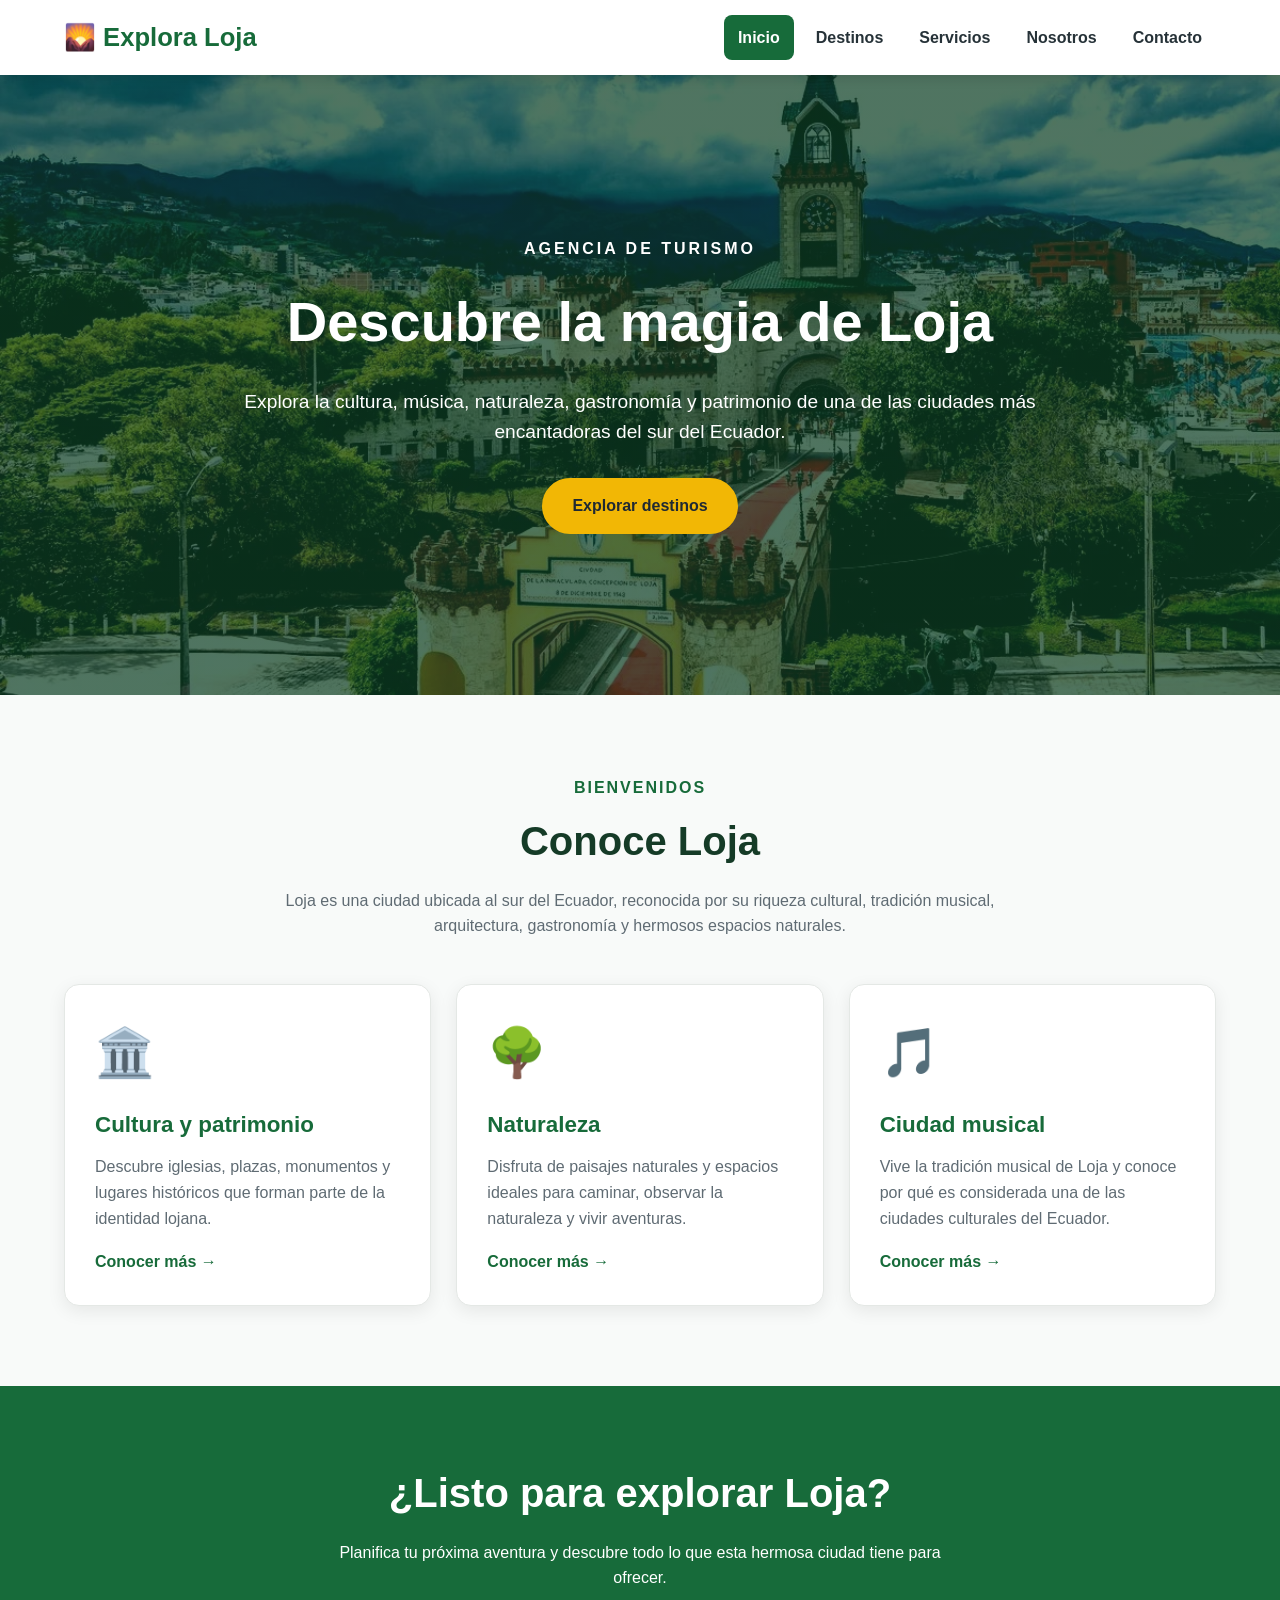
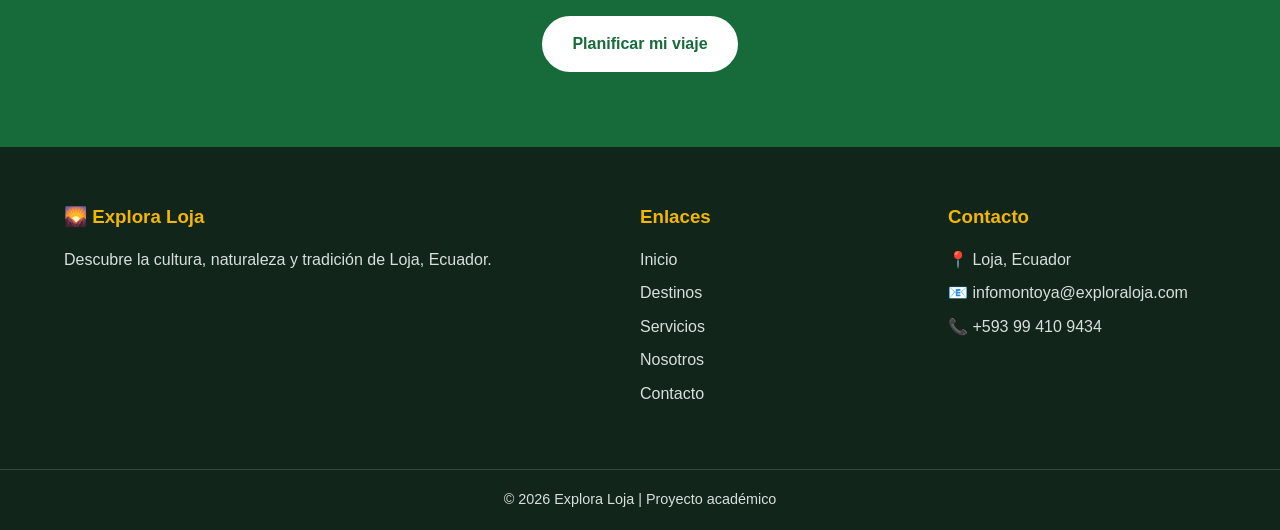
<file: index.html>
<!DOCTYPE html>
<html lang="es">
<head>
    <meta charset="UTF-8">
    <meta name="viewport" content="width=device-width, initial-scale=1.0">

    <meta name="description" content="Explora Loja - Agencia turística especializada en descubrir la cultura, naturaleza, gastronomía y patrimonio de Loja, Ecuador.">

    <title>Explora Loja | Agencia de Turismo</title>

    <link rel="stylesheet" href="css/styles.css">
</head>

<body>

    <!-- ENCABEZADO Y MENÚ -->
    <header class="header">
        <div class="contenedor nav-container">

            <a href="index.html" class="logo">
                🌄 Explora Loja
            </a>

            <nav class="menu">
                <a href="index.html" class="activo">Inicio</a>
                <a href="destinos.html">Destinos</a>
                <a href="servicios.html">Servicios</a>
                <a href="nosotros.html">Nosotros</a>
                <a href="contacto.html">Contacto</a>
            </nav>

        </div>
    </header>


    <!-- SECCIÓN PRINCIPAL / HERO -->
    <main>

        <section class="hero">
            <div class="hero-contenido">

                <p class="hero-subtitulo">AGENCIA DE TURISMO</p>

                <h1>Descubre la magia de Loja</h1>

                <p>
                    Explora la cultura, música, naturaleza, gastronomía
                    y patrimonio de una de las ciudades más encantadoras
                    del sur del Ecuador.
                </p>

                <a href="destinos.html" class="boton">
                    Explorar destinos
                </a>

            </div>
        </section>


        <!-- INTRODUCCIÓN -->
        <section class="seccion">
            <div class="contenedor">

                <div class="titulo-seccion">
                    <p class="etiqueta">BIENVENIDOS</p>

                    <h2>Conoce Loja</h2>

                    <p>
                        Loja es una ciudad ubicada al sur del Ecuador,
                        reconocida por su riqueza cultural, tradición musical,
                        arquitectura, gastronomía y hermosos espacios naturales.
                    </p>
                </div>


                <!-- ATRACTIVOS DESTACADOS -->
                <div class="tarjetas">

                    <article class="tarjeta">

                        <div class="tarjeta-icono">
                            🏛️
                        </div>

                        <h3>Cultura y patrimonio</h3>

                        <p>
                            Descubre iglesias, plazas, monumentos y lugares
                            históricos que forman parte de la identidad lojana.
                        </p>

                        <a href="destinos.html">Conocer más →</a>

                    </article>


                    <article class="tarjeta">

                        <div class="tarjeta-icono">
                            🌳
                        </div>

                        <h3>Naturaleza</h3>

                        <p>
                            Disfruta de paisajes naturales y espacios ideales
                            para caminar, observar la naturaleza y vivir aventuras.
                        </p>

                        <a href="destinos.html">Conocer más →</a>

                    </article>


                    <article class="tarjeta">

                        <div class="tarjeta-icono">
                            🎵
                        </div>

                        <h3>Ciudad musical</h3>

                        <p>
                            Vive la tradición musical de Loja y conoce por qué
                            es considerada una de las ciudades culturales del Ecuador.
                        </p>

                        <a href="destinos.html">Conocer más →</a>

                    </article>

                </div>

            </div>
        </section>


        <!-- LLAMADO A LA ACCIÓN -->
        <section class="llamada-accion">

            <div class="contenedor">

                <h2>¿Listo para explorar Loja?</h2>

                <p>
                    Planifica tu próxima aventura y descubre todo lo que
                    esta hermosa ciudad tiene para ofrecer.
                </p>

                <a href="contacto.html" class="boton boton-claro">
                    Planificar mi viaje
                </a>

            </div>

        </section>

    </main>


    <!-- PIE DE PÁGINA -->
    <footer class="footer">

        <div class="contenedor footer-contenido">

            <div>
                <h3>🌄 Explora Loja</h3>

                <p>
                    Descubre la cultura, naturaleza y tradición
                    de Loja, Ecuador.
                </p>
            </div>


            <div>
                <h3>Enlaces</h3>

                <a href="index.html">Inicio</a>
                <a href="destinos.html">Destinos</a>
                <a href="servicios.html">Servicios</a>
                <a href="nosotros.html">Nosotros</a>
                <a href="contacto.html">Contacto</a>
            </div>


            <div>
                <h3>Contacto</h3>

                <p>📍 Loja, Ecuador</p>
                <p>📧 infomontoya@exploraloja.com</p>
                <p>📞 +593 99 410 9434</p>
            </div>

        </div>


        <div class="footer-final">

            <p>
                © 2026 Explora Loja | Proyecto académico
            </p>

        </div>

    </footer>

</body>
</html>
</file>
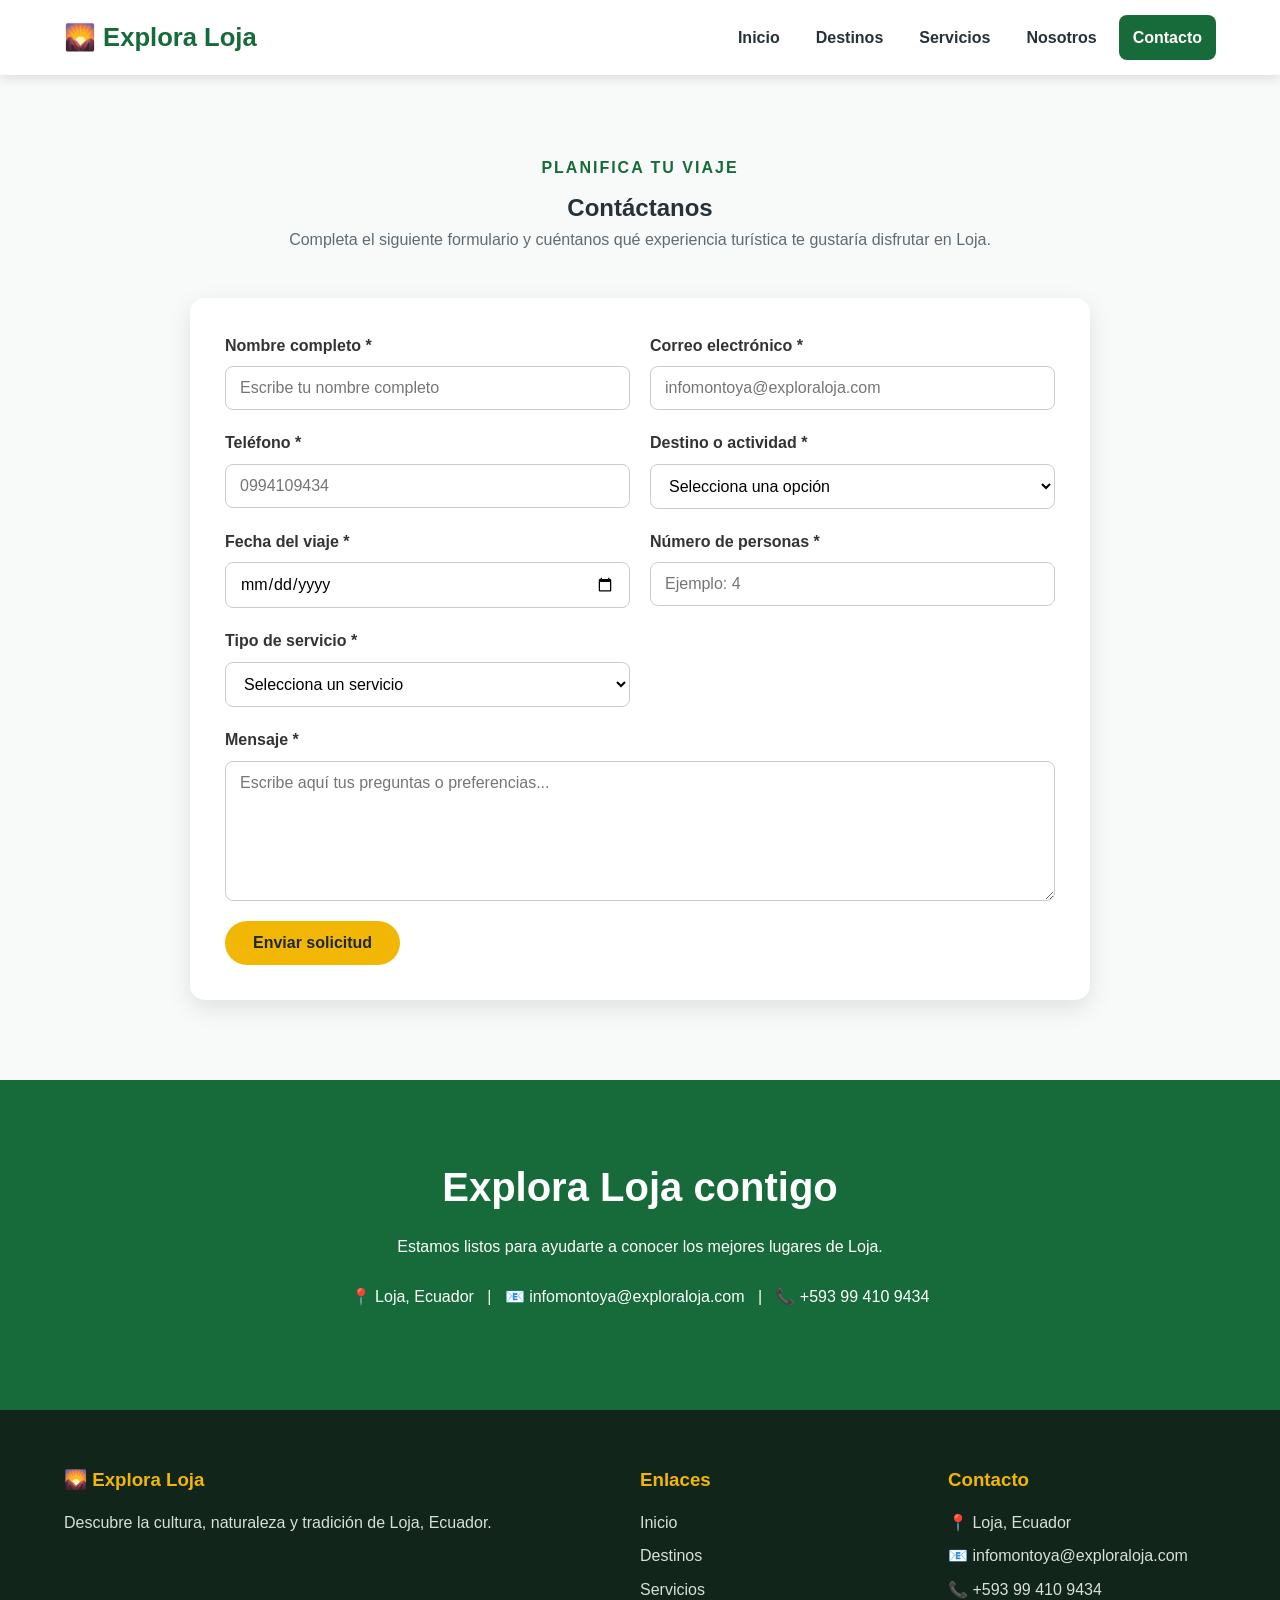
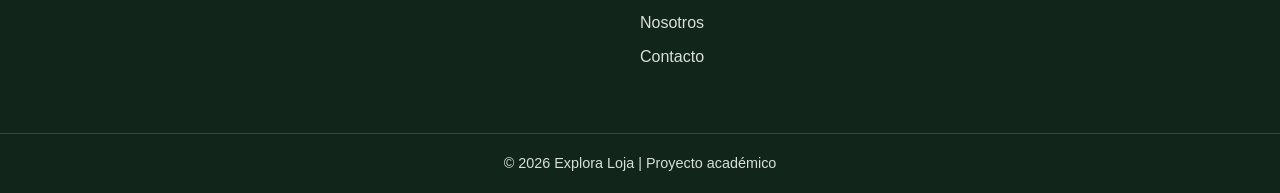
<file: contacto.html>
<!DOCTYPE html>
<html lang="es">
<head>
    <meta charset="UTF-8">
    <meta name="viewport" content="width=device-width, initial-scale=1.0">

    <meta name="description" content="Contacta con Explora Loja para conocer nuestros servicios y paquetes turísticos.">

    <title>Contacto | Explora Loja</title>

    <link rel="stylesheet" href="css/styles.css">
</head>

<body>

    <!-- ENCABEZADO -->
    <header class="header">
        <div class="contenedor nav-container">

            <a href="index.html" class="logo">
                🌄 Explora Loja
            </a>

            <nav class="menu">
                <a href="index.html">Inicio</a>
                <a href="destinos.html">Destinos</a>
                <a href="servicios.html">Servicios</a>
                <a href="nosotros.html">Nosotros</a>
                <a href="contacto.html" class="activo">Contacto</a>
            </nav>

        </div>
    </header>


    <!-- CONTENIDO PRINCIPAL -->
    <main>

        <section class="seccion">

            <div class="contenedor">

                <div class="titulo-seccion">

                    <p class="etiqueta">PLANIFICA TU VIAJE</p>

                    <h1>Contáctanos</h1>

                    <p>
                        Completa el siguiente formulario y cuéntanos
                        qué experiencia turística te gustaría disfrutar
                        en Loja.
                    </p>

                </div>


                <!-- FORMULARIO -->
                <form class="formulario" action="#" method="post">

                    <!-- NOMBRE -->
                    <div class="campo">

                        <label for="nombre">
                            Nombre completo *
                        </label>

                        <input
                            type="text"
                            id="nombre"
                            name="nombre"
                            placeholder="Escribe tu nombre completo"
                            required
                        >

                    </div>


                    <!-- CORREO -->
                    <div class="campo">

                        <label for="correo">
                            Correo electrónico *
                        </label>

                        <input
                            type="email"
                            id="correo"
                            name="correo"
                            placeholder="infomontoya@exploraloja.com"
                            required
                        >

                    </div>


                    <!-- TELÉFONO -->
                    <div class="campo">

                        <label for="telefono">
                            Teléfono *
                        </label>

                        <input
                            type="tel"
                            id="telefono"
                            name="telefono"
                            placeholder="0994109434"
                            required
                        >

                    </div>


                    <!-- DESTINO -->
                    <div class="campo">

                        <label for="destino">
                            Destino o actividad *
                        </label>

                        <select
                            id="destino"
                            name="destino"
                            required
                        >

                            <option value="">
                                Selecciona una opción
                            </option>

                            <option value="jipiro">
                                Parque Recreacional Jipiro
                            </option>

                            <option value="puerta-ciudad">
                                Puerta de la Ciudad
                            </option>

                            <option value="catedral">
                                Catedral de Loja
                            </option>

                            <option value="podocarpus">
                                Parque Nacional Podocarpus
                            </option>

                            <option value="vilcabamba">
                                Vilcabamba
                            </option>

                            <option value="san-sebastian">
                                Plaza de San Sebastián
                            </option>

                        </select>

                    </div>


                    <!-- FECHA -->
                    <div class="campo">

                        <label for="fecha">
                            Fecha del viaje *
                        </label>

                        <input
                            type="date"
                            id="fecha"
                            name="fecha"
                            required
                        >

                    </div>


                    <!-- NÚMERO DE PERSONAS -->
                    <div class="campo">

                        <label for="personas">
                            Número de personas *
                        </label>

                        <input
                            type="number"
                            id="personas"
                            name="personas"
                            min="1"
                            max="50"
                            placeholder="Ejemplo: 4"
                            required
                        >

                    </div>


                    <!-- TIPO DE SERVICIO -->
                    <div class="campo">

                        <label for="servicio">
                            Tipo de servicio *
                        </label>

                        <select
                            id="servicio"
                            name="servicio"
                            required
                        >

                            <option value="">
                                Selecciona un servicio
                            </option>

                            <option value="naturaleza">
                                Tour Naturaleza
                            </option>

                            <option value="cultural">
                                Tour Cultural y Musical
                            </option>

                            <option value="gastronomico">
                                Tour Gastronómico
                            </option>

                            <option value="aventura">
                                Aventura en Vilcabamba
                            </option>

                            <option value="personalizado">
                                Experiencia personalizada
                            </option>

                        </select>

                    </div>


                    <!-- MENSAJE -->
                    <div class="campo campo-completo">

                        <label for="mensaje">
                            Mensaje *
                        </label>

                        <textarea
                            id="mensaje"
                            name="mensaje"
                            rows="6"
                            placeholder="Escribe aquí tus preguntas o preferencias..."
                            required
                        ></textarea>

                    </div>


                    <!-- BOTÓN -->
                    <div class="campo-completo">

                        <button
                            type="submit"
                            class="boton boton-enviar"
                        >
                            Enviar solicitud
                        </button>

                    </div>

                </form>

            </div>

        </section>


        <!-- INFORMACIÓN DE CONTACTO -->
        <section class="llamada-accion">

            <div class="contenedor">

                <h2>Explora Loja contigo</h2>

                <p>
                    Estamos listos para ayudarte a conocer
                    los mejores lugares de Loja.
                </p>

                <p>
                    📍 Loja, Ecuador &nbsp; | &nbsp;
                    📧 infomontoya@exploraloja.com &nbsp; | &nbsp;
                    📞 +593 99 410 9434
                </p>

            </div>

        </section>

    </main>


    <!-- FOOTER -->
    <footer class="footer">

        <div class="contenedor footer-contenido">

            <div>
                <h3>🌄 Explora Loja</h3>

                <p>
                    Descubre la cultura, naturaleza y tradición
                    de Loja, Ecuador.
                </p>
            </div>

            <div>
                <h3>Enlaces</h3>

                <a href="index.html">Inicio</a>
                <a href="destinos.html">Destinos</a>
                <a href="servicios.html">Servicios</a>
                <a href="nosotros.html">Nosotros</a>
                <a href="contacto.html">Contacto</a>
            </div>

            <div>
                <h3>Contacto</h3>

                <p>📍 Loja, Ecuador</p>
                <p>📧 infomontoya@exploraloja.com</p>
                <p>📞 +593 99 410 9434</p>
            </div>

        </div>

        <div class="footer-final">

            <p>
                © 2026 Explora Loja | Proyecto académico
            </p>

        </div>

    </footer>

</body>
</html>
</file>
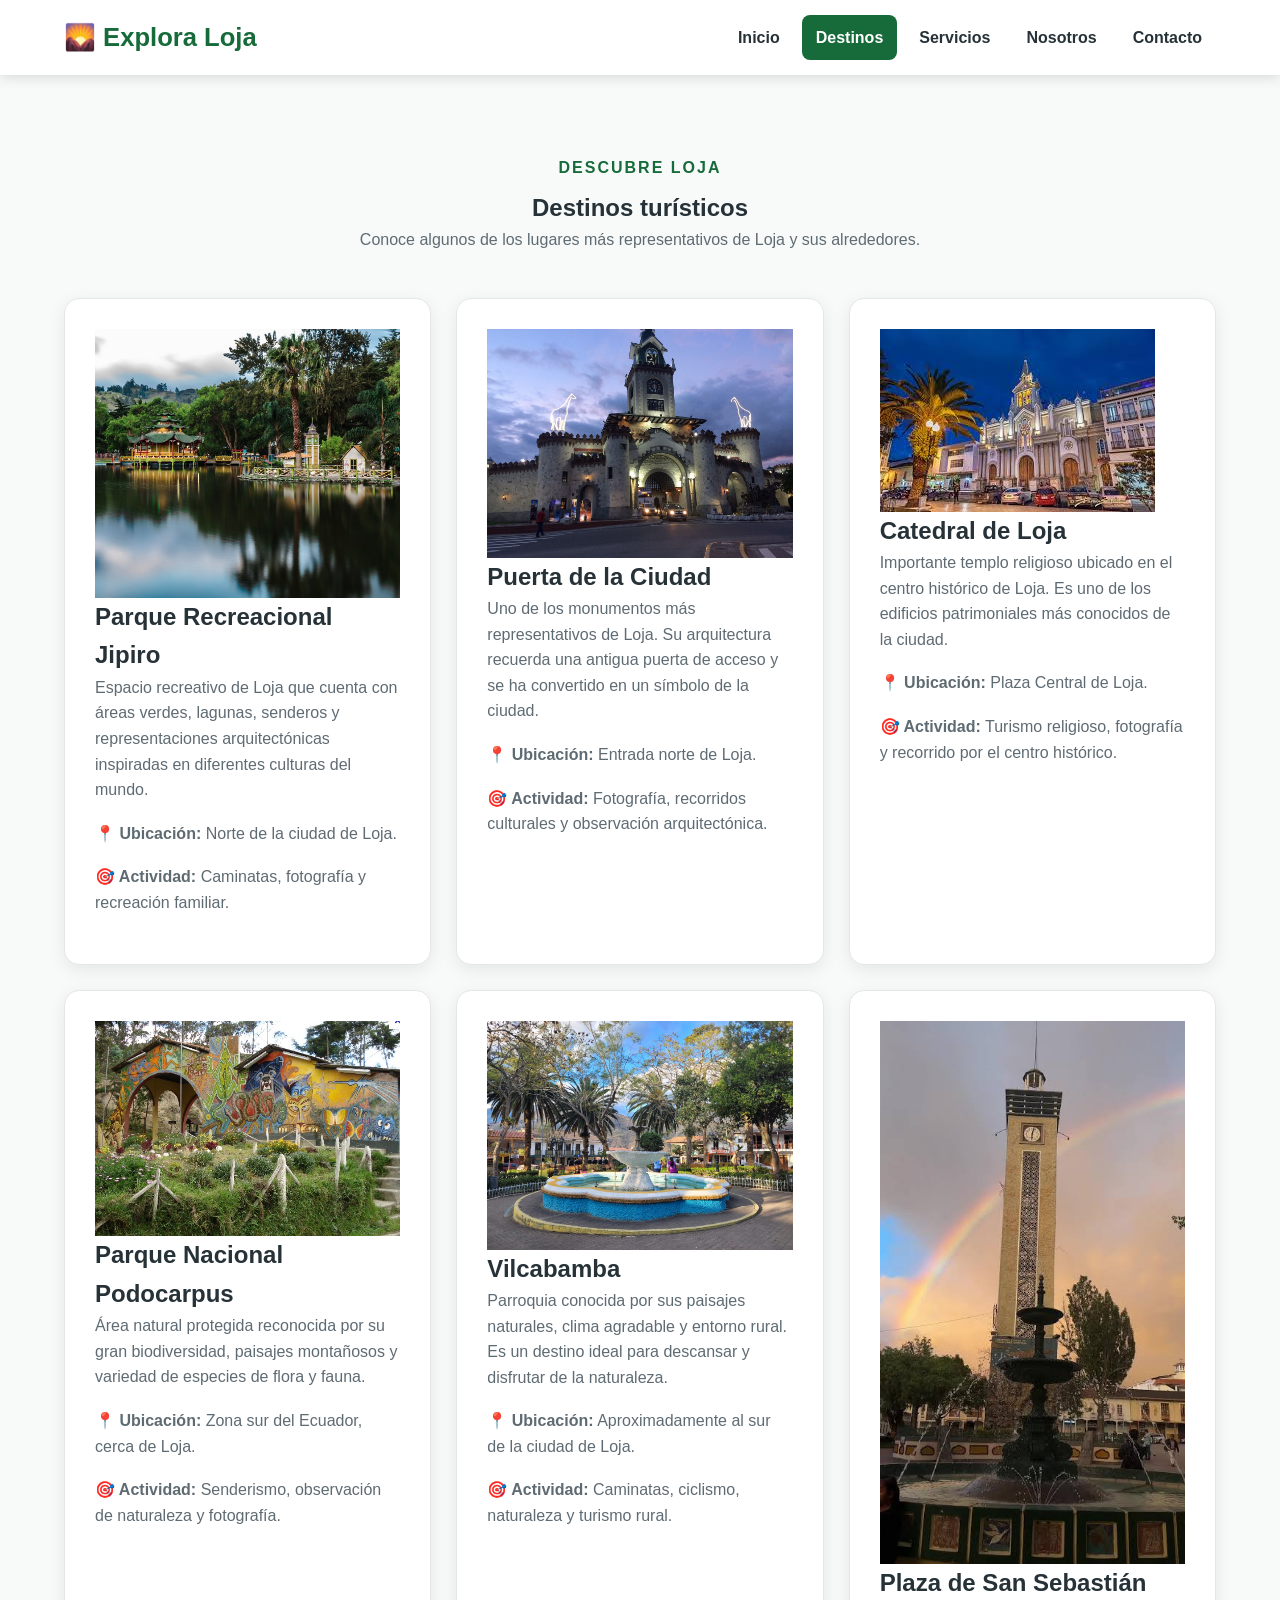
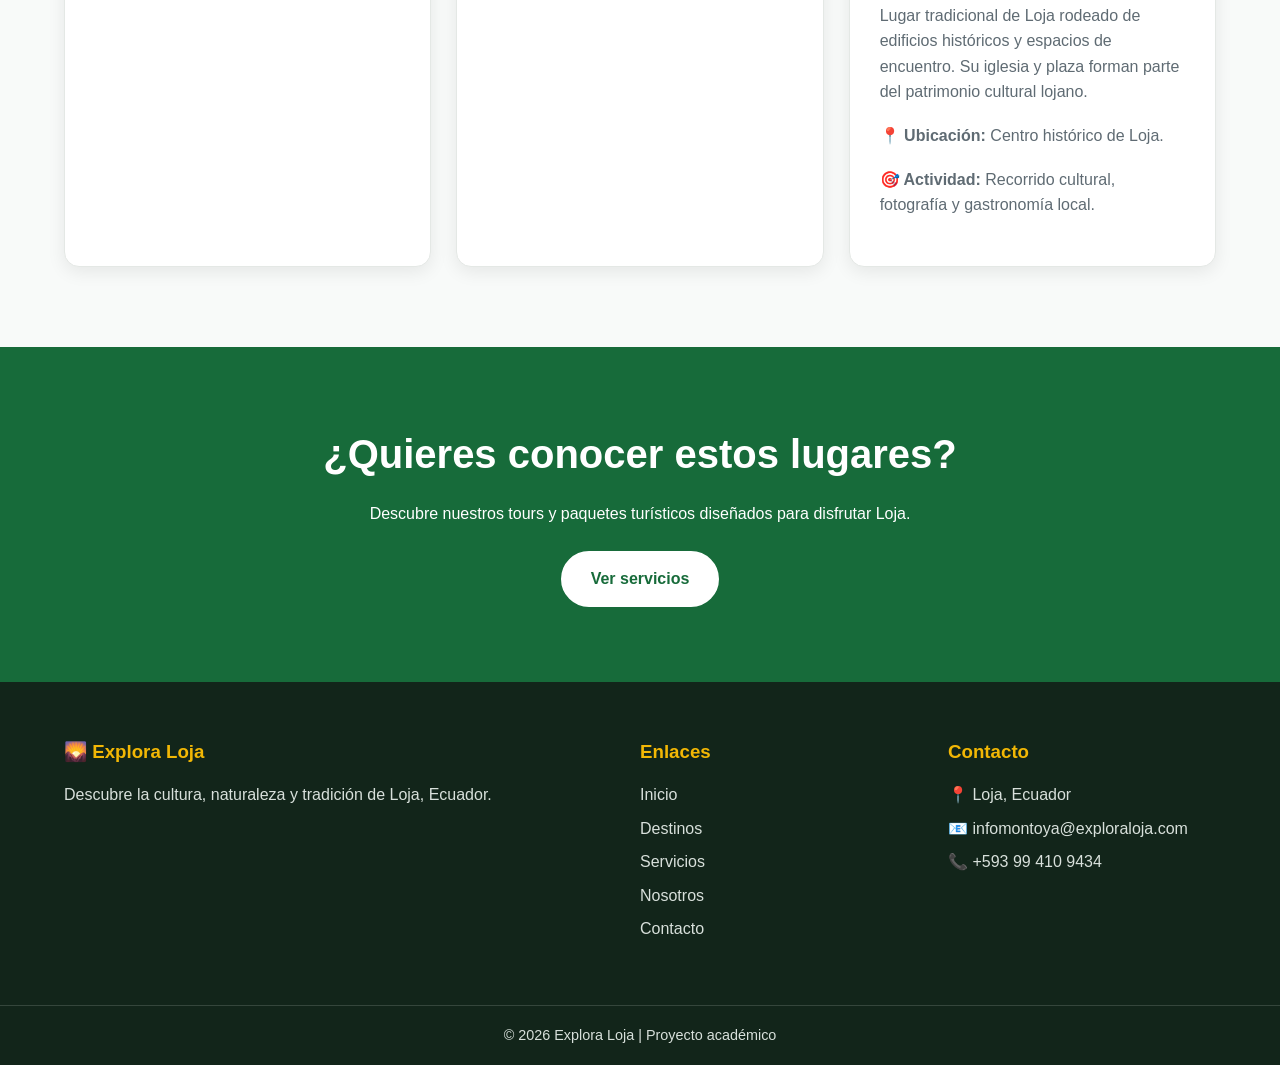
<file: destinos.html>
<!DOCTYPE html>
<html lang="es">
<head>
    <meta charset="UTF-8">
    <meta name="viewport" content="width=device-width, initial-scale=1.0">

    <meta name="description" content="Principales atractivos turísticos de Loja, Ecuador.">

    <title>Destinos | Explora Loja</title>

    <link rel="stylesheet" href="css/styles.css">
</head>

<body>

    <!-- ENCABEZADO -->
    <header class="header">
        <div class="contenedor nav-container">

            <a href="index.html" class="logo">
                🌄 Explora Loja
            </a>

            <nav class="menu">
                <a href="index.html">Inicio</a>
                <a href="destinos.html" class="activo">Destinos</a>
                <a href="servicios.html">Servicios</a>
                <a href="nosotros.html">Nosotros</a>
                <a href="contacto.html">Contacto</a>
            </nav>

        </div>
    </header>


    <!-- CONTENIDO PRINCIPAL -->
    <main>

        <!-- TÍTULO -->
        <section class="seccion">

            <div class="contenedor">

                <div class="titulo-seccion">

                    <p class="etiqueta">DESCUBRE LOJA</p>

                    <h1>Destinos turísticos</h1>

                    <p>
                        Conoce algunos de los lugares más representativos
                        de Loja y sus alrededores.
                    </p>

                </div>


                <!-- TARJETAS DE DESTINOS -->
                <div class="tarjetas">


                    <!-- DESTINO 1 -->
                    <article class="tarjeta">

                        <img src="images/parque-jipiro.jpg"
                             alt="Parque Recreacional Jipiro de Loja">

                        <h2>Parque Recreacional Jipiro</h2>

                        <p>
                            Espacio recreativo de Loja que cuenta con áreas verdes,
                            lagunas, senderos y representaciones arquitectónicas
                            inspiradas en diferentes culturas del mundo.
                        </p>

                        <p>
                            <strong>📍 Ubicación:</strong> Norte de la ciudad de Loja.
                        </p>

                        <p>
                            <strong>🎯 Actividad:</strong>
                            Caminatas, fotografía y recreación familiar.
                        </p>

                    </article>


                    <!-- DESTINO 2 -->
                    <article class="tarjeta">

                        <img src="images/puerta-ciudad.jpg"
                             alt="Puerta de la Ciudad de Loja">

                        <h2>Puerta de la Ciudad</h2>

                        <p>
                            Uno de los monumentos más representativos de Loja.
                            Su arquitectura recuerda una antigua puerta de acceso
                            y se ha convertido en un símbolo de la ciudad.
                        </p>

                        <p>
                            <strong>📍 Ubicación:</strong> Entrada norte de Loja.
                        </p>

                        <p>
                            <strong>🎯 Actividad:</strong>
                            Fotografía, recorridos culturales y observación
                            arquitectónica.
                        </p>

                    </article>


                    <!-- DESTINO 3 -->
                    <article class="tarjeta">

                        <img src="images/catedral-loja.jpg"
                             alt="Catedral de Loja">

                        <h2>Catedral de Loja</h2>

                        <p>
                            Importante templo religioso ubicado en el centro
                            histórico de Loja. Es uno de los edificios
                            patrimoniales más conocidos de la ciudad.
                        </p>

                        <p>
                            <strong>📍 Ubicación:</strong> Plaza Central de Loja.
                        </p>

                        <p>
                            <strong>🎯 Actividad:</strong>
                            Turismo religioso, fotografía y recorrido
                            por el centro histórico.
                        </p>

                    </article>


                    <!-- DESTINO 4 -->
                    <article class="tarjeta">

                        <img src="images/podocarpus.jpg"
                             alt="Parque Nacional Podocarpus">

                        <h2>Parque Nacional Podocarpus</h2>

                        <p>
                            Área natural protegida reconocida por su gran
                            biodiversidad, paisajes montañosos y variedad
                            de especies de flora y fauna.
                        </p>

                        <p>
                            <strong>📍 Ubicación:</strong> Zona sur del Ecuador,
                            cerca de Loja.
                        </p>

                        <p>
                            <strong>🎯 Actividad:</strong>
                            Senderismo, observación de naturaleza y fotografía.
                        </p>

                    </article>


                    <!-- DESTINO 5 -->
                    <article class="tarjeta">

                        <img src="images/vilcabamba.jpg"
                             alt="Vilcabamba Ecuador">

                        <h2>Vilcabamba</h2>

                        <p>
                            Parroquia conocida por sus paisajes naturales,
                            clima agradable y entorno rural. Es un destino
                            ideal para descansar y disfrutar de la naturaleza.
                        </p>

                        <p>
                            <strong>📍 Ubicación:</strong>
                            Aproximadamente al sur de la ciudad de Loja.
                        </p>

                        <p>
                            <strong>🎯 Actividad:</strong>
                            Caminatas, ciclismo, naturaleza y turismo rural.
                        </p>

                    </article>


                    <!-- DESTINO 6 -->
                    <article class="tarjeta">

                        <img src="images/plaza-san-sebastian.jpg"
                             alt="Plaza de San Sebastián de Loja">

                        <h2>Plaza de San Sebastián</h2>

                        <p>
                            Lugar tradicional de Loja rodeado de edificios
                            históricos y espacios de encuentro. Su iglesia
                            y plaza forman parte del patrimonio cultural lojano.
                        </p>

                        <p>
                            <strong>📍 Ubicación:</strong>
                            Centro histórico de Loja.
                        </p>

                        <p>
                            <strong>🎯 Actividad:</strong>
                            Recorrido cultural, fotografía y gastronomía local.
                        </p>

                    </article>

                </div>

            </div>

        </section>


        <!-- LLAMADO A LA ACCIÓN -->
        <section class="llamada-accion">

            <div class="contenedor">

                <h2>¿Quieres conocer estos lugares?</h2>

                <p>
                    Descubre nuestros tours y paquetes turísticos
                    diseñados para disfrutar Loja.
                </p>

                <a href="servicios.html" class="boton boton-claro">
                    Ver servicios
                </a>

            </div>

        </section>

    </main>


    <!-- FOOTER -->
    <footer class="footer">

        <div class="contenedor footer-contenido">

            <div>
                <h3>🌄 Explora Loja</h3>

                <p>
                    Descubre la cultura, naturaleza y tradición
                    de Loja, Ecuador.
                </p>
            </div>

            <div>
                <h3>Enlaces</h3>

                <a href="index.html">Inicio</a>
                <a href="destinos.html">Destinos</a>
                <a href="servicios.html">Servicios</a>
                <a href="nosotros.html">Nosotros</a>
                <a href="contacto.html">Contacto</a>
            </div>

            <div>
                <h3>Contacto</h3>

                <p>📍 Loja, Ecuador</p>
                <p>📧 infomontoya@exploraloja.com</p>
                <p>📞 +593 99 410 9434</p>
            </div>

        </div>

        <div class="footer-final">

            <p>
                © 2026 Explora Loja | Proyecto académico
            </p>

        </div>

    </footer>

</body>
</html>
</file>
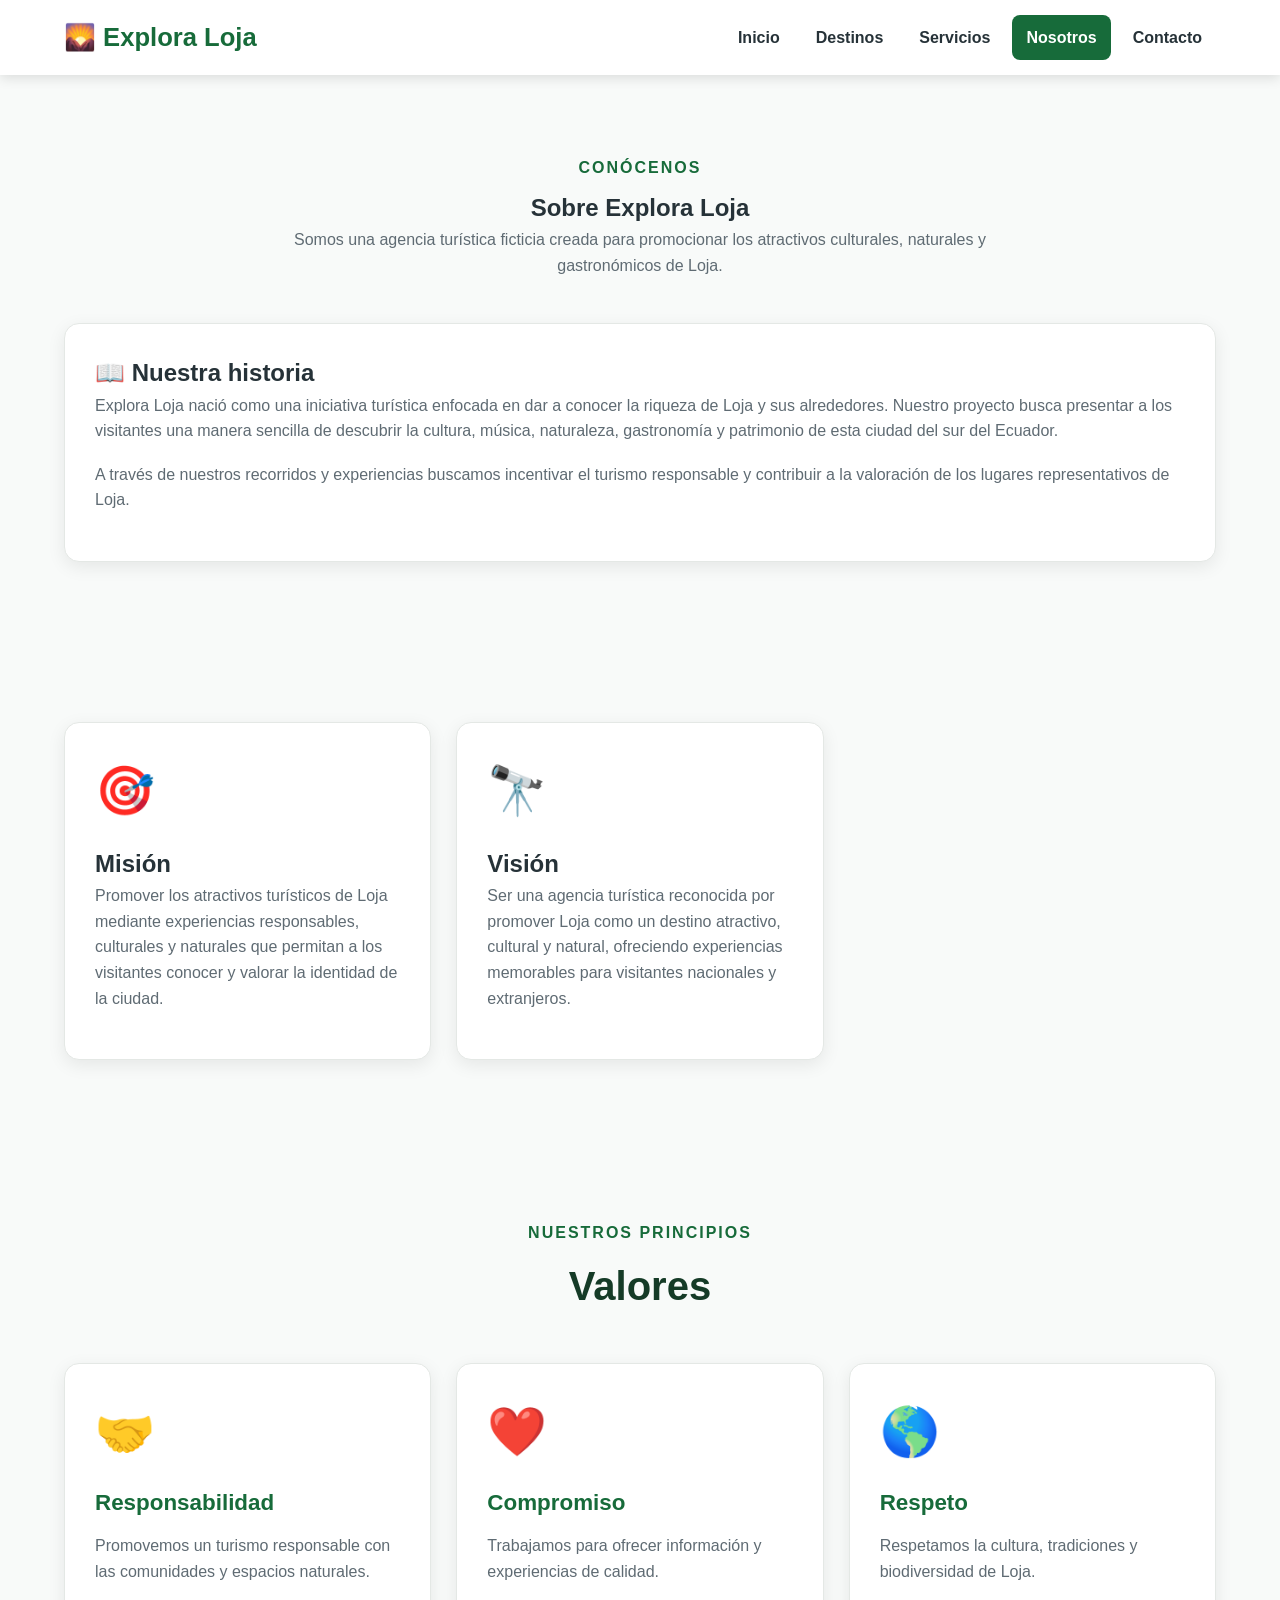
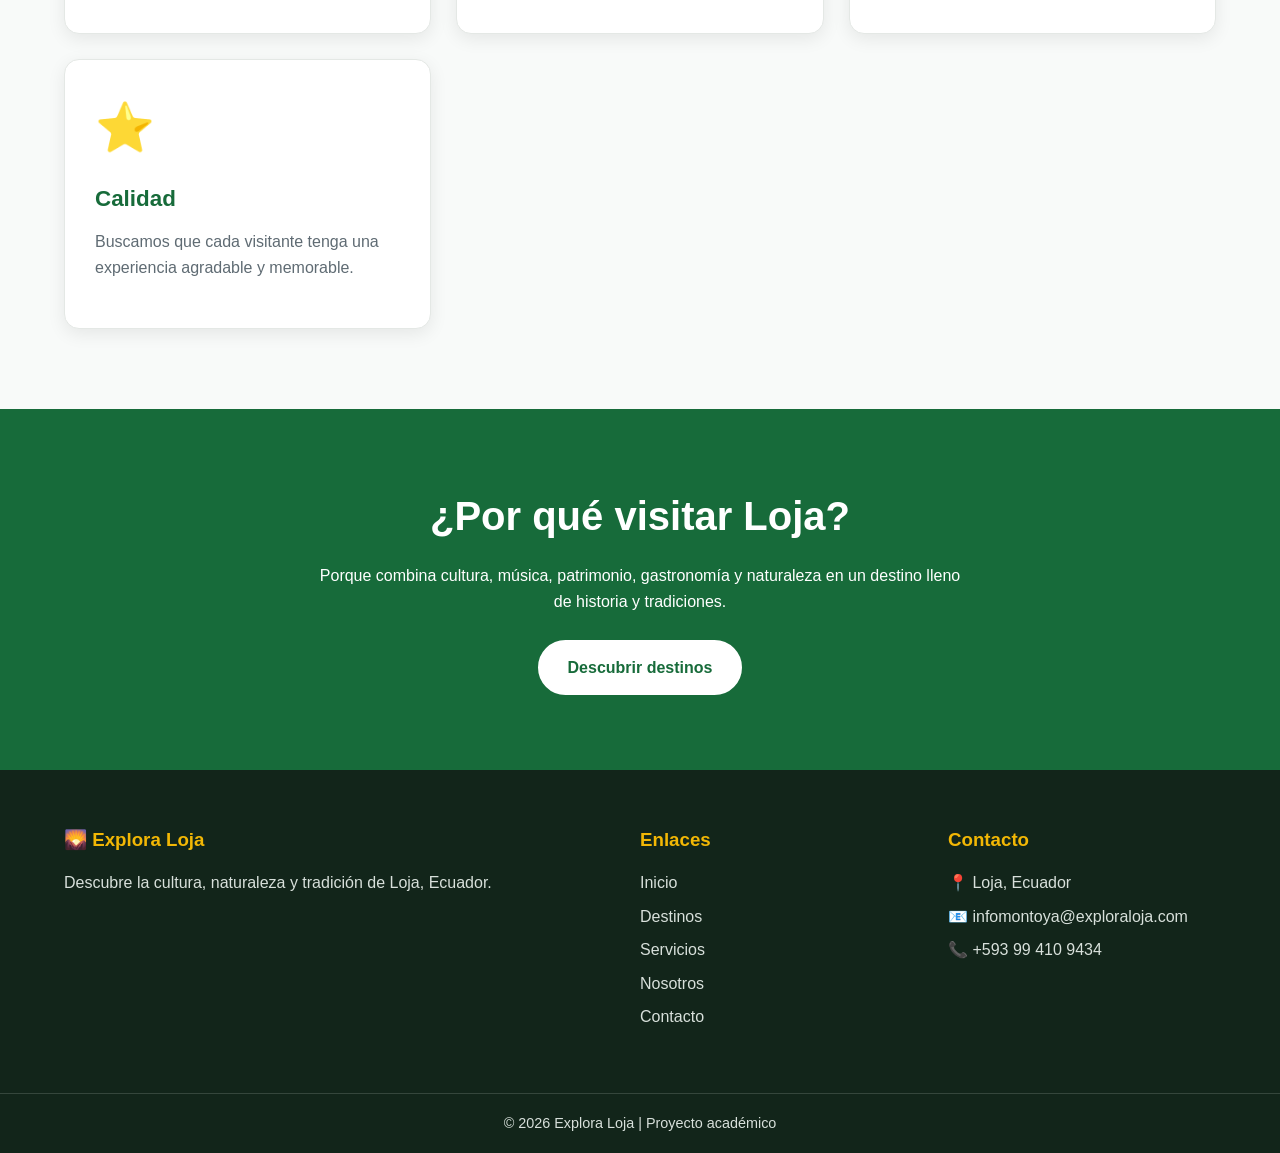
<file: nosotros.html>
<!DOCTYPE html>
<html lang="es">
<head>
    <meta charset="UTF-8">
    <meta name="viewport" content="width=device-width, initial-scale=1.0">

    <meta name="description" content="Conoce la historia, misión, visión y valores de Explora Loja.">

    <title>Nosotros | Explora Loja</title>

    <link rel="stylesheet" href="css/styles.css">
</head>

<body>

    <!-- ENCABEZADO -->
    <header class="header">
        <div class="contenedor nav-container">

            <a href="index.html" class="logo">
                🌄 Explora Loja
            </a>

            <nav class="menu">
                <a href="index.html">Inicio</a>
                <a href="destinos.html">Destinos</a>
                <a href="servicios.html">Servicios</a>
                <a href="nosotros.html" class="activo">Nosotros</a>
                <a href="contacto.html">Contacto</a>
            </nav>

        </div>
    </header>


    <!-- CONTENIDO PRINCIPAL -->
    <main>

        <!-- INTRODUCCIÓN -->
        <section class="seccion">

            <div class="contenedor">

                <div class="titulo-seccion">

                    <p class="etiqueta">CONÓCENOS</p>

                    <h1>Sobre Explora Loja</h1>

                    <p>
                        Somos una agencia turística ficticia creada para
                        promocionar los atractivos culturales, naturales
                        y gastronómicos de Loja.
                    </p>

                </div>


                <!-- HISTORIA -->
                <article class="tarjeta">

                    <h2>📖 Nuestra historia</h2>

                    <p>
                        Explora Loja nació como una iniciativa turística
                        enfocada en dar a conocer la riqueza de Loja y sus
                        alrededores. Nuestro proyecto busca presentar a los
                        visitantes una manera sencilla de descubrir la
                        cultura, música, naturaleza, gastronomía y patrimonio
                        de esta ciudad del sur del Ecuador.
                    </p>

                    <p>
                        A través de nuestros recorridos y experiencias
                        buscamos incentivar el turismo responsable y
                        contribuir a la valoración de los lugares
                        representativos de Loja.
                    </p>

                </article>

            </div>

        </section>


        <!-- MISIÓN Y VISIÓN -->
        <section class="seccion">

            <div class="contenedor">

                <div class="tarjetas">

                    <article class="tarjeta">

                        <div class="tarjeta-icono">
                            🎯
                        </div>

                        <h2>Misión</h2>

                        <p>
                            Promover los atractivos turísticos de Loja
                            mediante experiencias responsables, culturales
                            y naturales que permitan a los visitantes
                            conocer y valorar la identidad de la ciudad.
                        </p>

                    </article>


                    <article class="tarjeta">

                        <div class="tarjeta-icono">
                            🔭
                        </div>

                        <h2>Visión</h2>

                        <p>
                            Ser una agencia turística reconocida por
                            promover Loja como un destino atractivo,
                            cultural y natural, ofreciendo experiencias
                            memorables para visitantes nacionales
                            y extranjeros.
                        </p>

                    </article>

                </div>

            </div>

        </section>


        <!-- VALORES -->
        <section class="seccion">

            <div class="contenedor">

                <div class="titulo-seccion">

                    <p class="etiqueta">NUESTROS PRINCIPIOS</p>

                    <h2>Valores</h2>

                </div>


                <div class="tarjetas">

                    <article class="tarjeta">

                        <div class="tarjeta-icono">🤝</div>

                        <h3>Responsabilidad</h3>

                        <p>
                            Promovemos un turismo responsable con las
                            comunidades y espacios naturales.
                        </p>

                    </article>


                    <article class="tarjeta">

                        <div class="tarjeta-icono">❤️</div>

                        <h3>Compromiso</h3>

                        <p>
                            Trabajamos para ofrecer información y
                            experiencias de calidad.
                        </p>

                    </article>


                    <article class="tarjeta">

                        <div class="tarjeta-icono">🌎</div>

                        <h3>Respeto</h3>

                        <p>
                            Respetamos la cultura, tradiciones y
                            biodiversidad de Loja.
                        </p>

                    </article>


                    <article class="tarjeta">

                        <div class="tarjeta-icono">⭐</div>

                        <h3>Calidad</h3>

                        <p>
                            Buscamos que cada visitante tenga una
                            experiencia agradable y memorable.
                        </p>

                    </article>

                </div>

            </div>

        </section>


        <!-- ¿POR QUÉ VISITAR LOJA? -->
        <section class="llamada-accion">

            <div class="contenedor">

                <h2>¿Por qué visitar Loja?</h2>

                <p>
                    Porque combina cultura, música, patrimonio,
                    gastronomía y naturaleza en un destino lleno
                    de historia y tradiciones.
                </p>

                <a href="destinos.html" class="boton boton-claro">
                    Descubrir destinos
                </a>

            </div>

        </section>

    </main>


    <!-- FOOTER -->
    <footer class="footer">

        <div class="contenedor footer-contenido">

            <div>
                <h3>🌄 Explora Loja</h3>

                <p>
                    Descubre la cultura, naturaleza y tradición
                    de Loja, Ecuador.
                </p>
            </div>

            <div>
                <h3>Enlaces</h3>

                <a href="index.html">Inicio</a>
                <a href="destinos.html">Destinos</a>
                <a href="servicios.html">Servicios</a>
                <a href="nosotros.html">Nosotros</a>
                <a href="contacto.html">Contacto</a>
            </div>

            <div>
                <h3>Contacto</h3>

                <p>📍 Loja, Ecuador</p>
                <p>📧 infomontoya@exploraloja.com</p>
                <p>📞 +593 99 410 9434</p>
            </div>

        </div>

        <div class="footer-final">

            <p>
                © 2026 Explora Loja | Proyecto académico
            </p>

        </div>

    </footer>

</body>
</html>
</file>
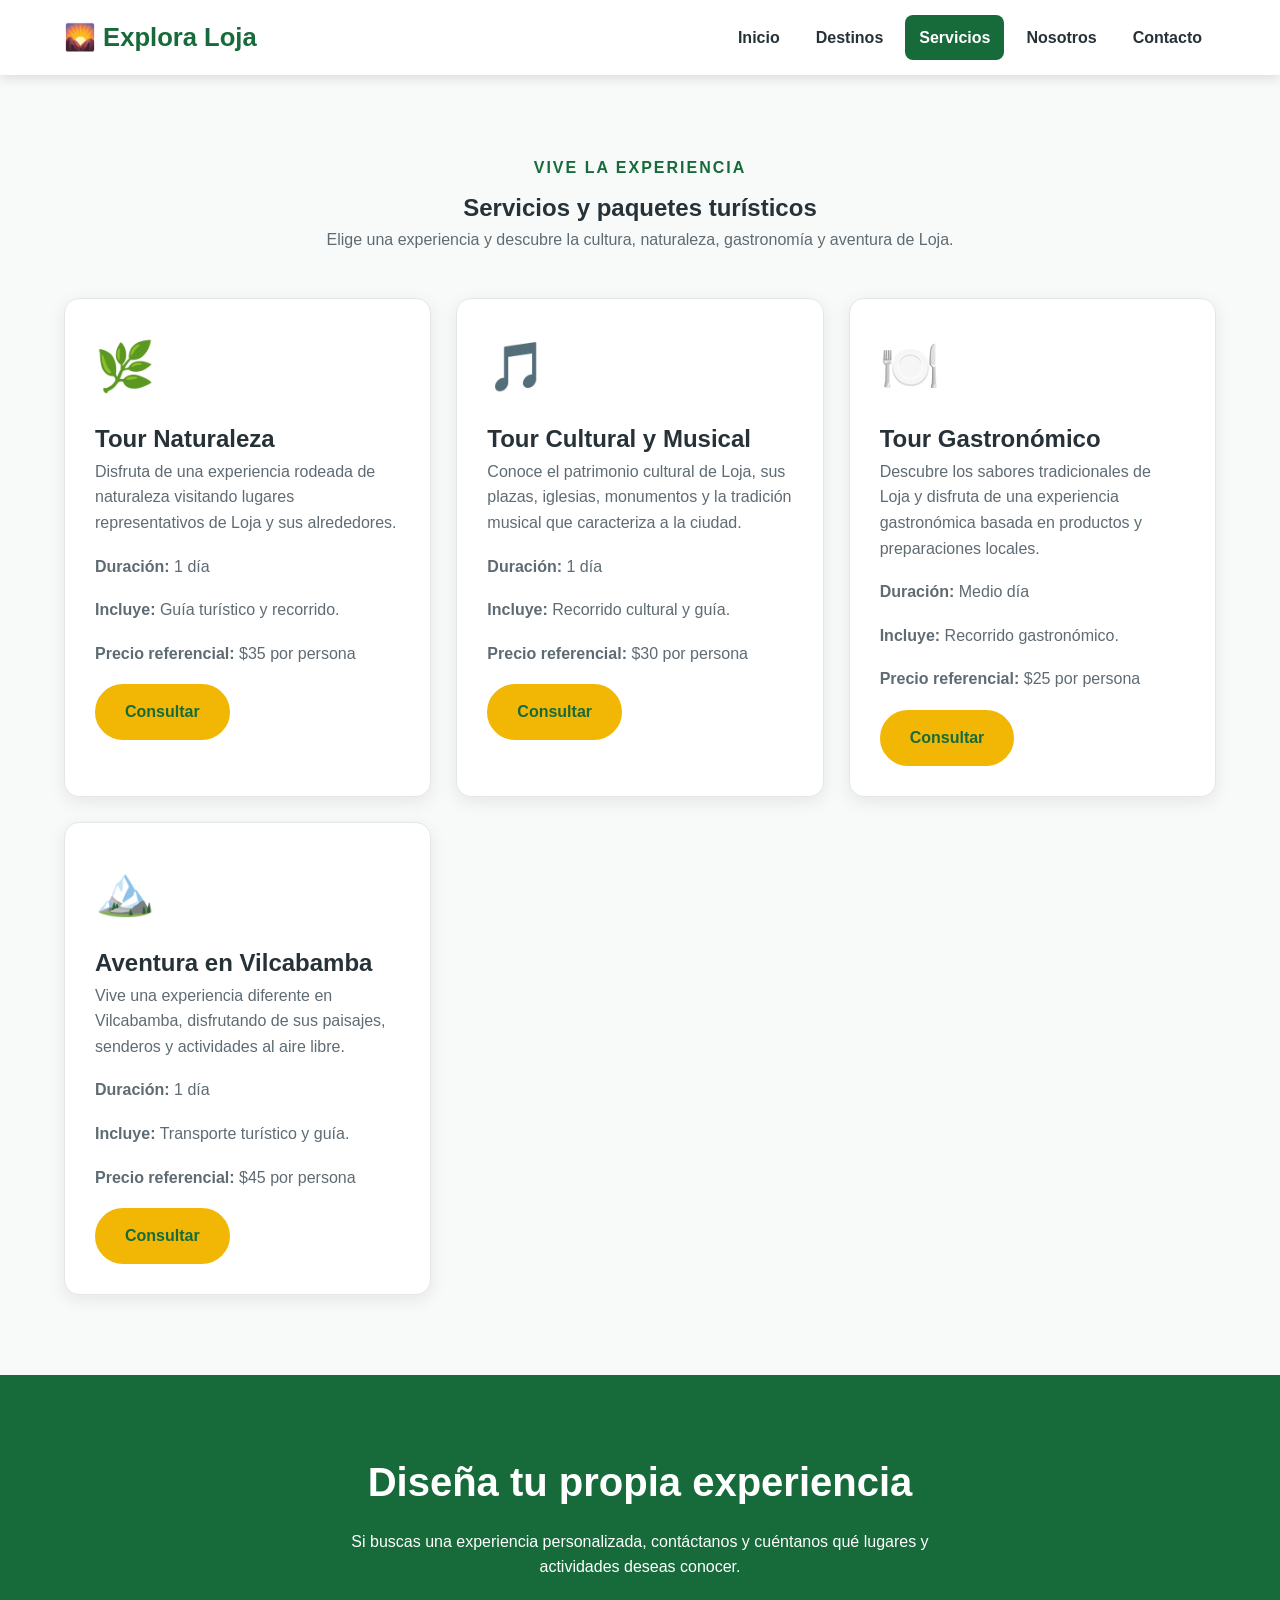
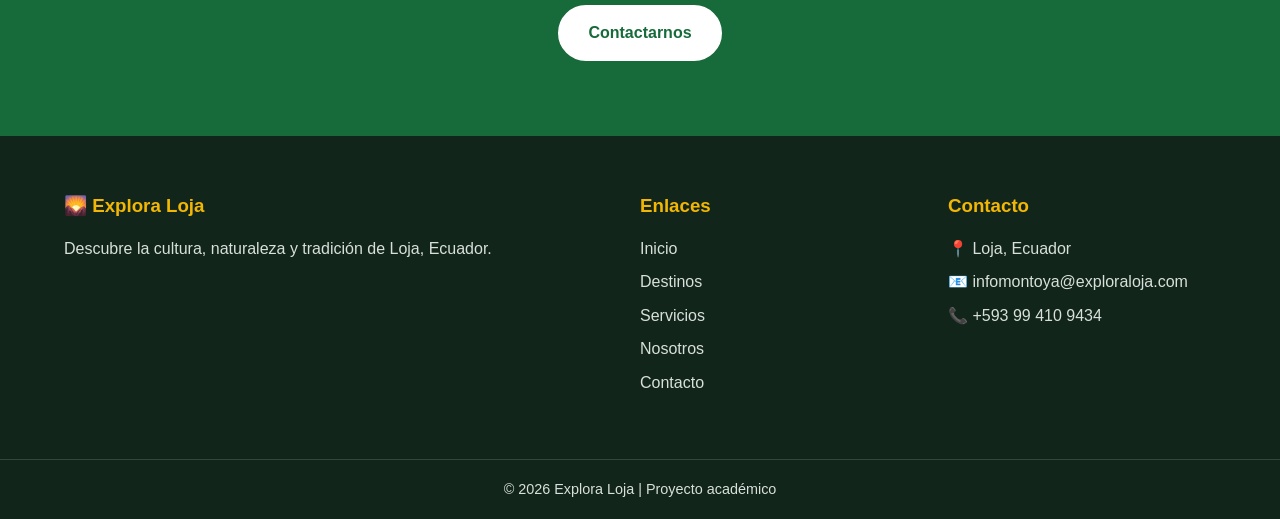
<file: servicios.html>
<!DOCTYPE html>
<html lang="es">
<head>
    <meta charset="UTF-8">
    <meta name="viewport" content="width=device-width, initial-scale=1.0">

    <meta name="description" content="Servicios y paquetes turísticos de Explora Loja.">

    <title>Servicios | Explora Loja</title>

    <link rel="stylesheet" href="css/styles.css">
</head>

<body>

    <!-- ENCABEZADO -->
    <header class="header">
        <div class="contenedor nav-container">

            <a href="index.html" class="logo">
                🌄 Explora Loja
            </a>

            <nav class="menu">
                <a href="index.html">Inicio</a>
                <a href="destinos.html">Destinos</a>
                <a href="servicios.html" class="activo">Servicios</a>
                <a href="nosotros.html">Nosotros</a>
                <a href="contacto.html">Contacto</a>
            </nav>

        </div>
    </header>


    <!-- CONTENIDO PRINCIPAL -->
    <main>

        <section class="seccion">

            <div class="contenedor">

                <div class="titulo-seccion">

                    <p class="etiqueta">VIVE LA EXPERIENCIA</p>

                    <h1>Servicios y paquetes turísticos</h1>

                    <p>
                        Elige una experiencia y descubre la cultura,
                        naturaleza, gastronomía y aventura de Loja.
                    </p>

                </div>


                <!-- PAQUETES -->
                <div class="tarjetas">


                    <!-- PAQUETE 1 -->
                    <article class="tarjeta">

                        <div class="tarjeta-icono">
                            🌿
                        </div>

                        <h2>Tour Naturaleza</h2>

                        <p>
                            Disfruta de una experiencia rodeada de naturaleza
                            visitando lugares representativos de Loja y sus
                            alrededores.
                        </p>

                        <p>
                            <strong>Duración:</strong> 1 día
                        </p>

                        <p>
                            <strong>Incluye:</strong> Guía turístico y recorrido.
                        </p>

                        <p>
                            <strong>Precio referencial:</strong> $35 por persona
                        </p>

                        <a href="contacto.html" class="boton">
                            Consultar
                        </a>

                    </article>


                    <!-- PAQUETE 2 -->
                    <article class="tarjeta">

                        <div class="tarjeta-icono">
                            🎵
                        </div>

                        <h2>Tour Cultural y Musical</h2>

                        <p>
                            Conoce el patrimonio cultural de Loja, sus plazas,
                            iglesias, monumentos y la tradición musical que
                            caracteriza a la ciudad.
                        </p>

                        <p>
                            <strong>Duración:</strong> 1 día
                        </p>

                        <p>
                            <strong>Incluye:</strong> Recorrido cultural y guía.
                        </p>

                        <p>
                            <strong>Precio referencial:</strong> $30 por persona
                        </p>

                        <a href="contacto.html" class="boton">
                            Consultar
                        </a>

                    </article>


                    <!-- PAQUETE 3 -->
                    <article class="tarjeta">

                        <div class="tarjeta-icono">
                            🍽️
                        </div>

                        <h2>Tour Gastronómico</h2>

                        <p>
                            Descubre los sabores tradicionales de Loja y
                            disfruta de una experiencia gastronómica basada
                            en productos y preparaciones locales.
                        </p>

                        <p>
                            <strong>Duración:</strong> Medio día
                        </p>

                        <p>
                            <strong>Incluye:</strong> Recorrido gastronómico.
                        </p>

                        <p>
                            <strong>Precio referencial:</strong> $25 por persona
                        </p>

                        <a href="contacto.html" class="boton">
                            Consultar
                        </a>

                    </article>


                    <!-- PAQUETE 4 -->
                    <article class="tarjeta">

                        <div class="tarjeta-icono">
                            🏔️
                        </div>

                        <h2>Aventura en Vilcabamba</h2>

                        <p>
                            Vive una experiencia diferente en Vilcabamba,
                            disfrutando de sus paisajes, senderos y
                            actividades al aire libre.
                        </p>

                        <p>
                            <strong>Duración:</strong> 1 día
                        </p>

                        <p>
                            <strong>Incluye:</strong> Transporte turístico
                            y guía.
                        </p>

                        <p>
                            <strong>Precio referencial:</strong> $45 por persona
                        </p>

                        <a href="contacto.html" class="boton">
                            Consultar
                        </a>

                    </article>

                </div>

            </div>

        </section>


        <!-- INFORMACIÓN ADICIONAL -->
        <section class="llamada-accion">

            <div class="contenedor">

                <h2>Diseña tu propia experiencia</h2>

                <p>
                    Si buscas una experiencia personalizada, contáctanos
                    y cuéntanos qué lugares y actividades deseas conocer.
                </p>

                <a href="contacto.html" class="boton boton-claro">
                    Contactarnos
                </a>

            </div>

        </section>

    </main>


    <!-- FOOTER -->
    <footer class="footer">

        <div class="contenedor footer-contenido">

            <div>
                <h3>🌄 Explora Loja</h3>

                <p>
                    Descubre la cultura, naturaleza y tradición
                    de Loja, Ecuador.
                </p>
            </div>

            <div>
                <h3>Enlaces</h3>

                <a href="index.html">Inicio</a>
                <a href="destinos.html">Destinos</a>
                <a href="servicios.html">Servicios</a>
                <a href="nosotros.html">Nosotros</a>
                <a href="contacto.html">Contacto</a>
            </div>

            <div>
                <h3>Contacto</h3>

                <p>📍 Loja, Ecuador</p>
                <p>📧 infomontoya@exploraloja.com</p>
                <p>📞 +593 99 410 9434</p>
            </div>

        </div>

        <div class="footer-final">

            <p>
                © 2026 Explora Loja | Proyecto académico
            </p>

        </div>

    </footer>

</body>
</html>
</file>
<file: css/styles.css>
/* =========================================
   EXPLORA LOJA - ESTILOS PRINCIPALES
   ========================================= */

/* ---------- RESETEO GENERAL ---------- */

* {
    margin: 0;
    padding: 0;
    box-sizing: border-box;
}

html {
    scroll-behavior: smooth;
}

body {
    font-family: Arial, Helvetica, sans-serif;
    color: #263238;
    background-color: #f8faf9;
    line-height: 1.6;
}

img {
    max-width: 100%;
    display: block;
}

a {
    text-decoration: none;
}


/* ---------- CONTENEDOR ---------- */

.contenedor {
    width: 90%;
    max-width: 1200px;
    margin: 0 auto;
}


/* ---------- ENCABEZADO ---------- */

.header {
    background-color: #ffffff;
    box-shadow: 0 3px 12px rgba(0, 0, 0, 0.12);
    position: sticky;
    top: 0;
    z-index: 1000;
}

.nav-container {
    min-height: 75px;
    display: flex;
    align-items: center;
    justify-content: space-between;
    gap: 30px;
}

.logo {
    color: #176b3a;
    font-size: 1.6rem;
    font-weight: bold;
    white-space: nowrap;
}

.menu {
    display: flex;
    align-items: center;
    gap: 8px;
}

.menu a {
    color: #263238;
    font-weight: 600;
    padding: 10px 14px;
    border-radius: 8px;
    transition: 0.3s ease;
}

.menu a:hover,
.menu a:focus,
.menu a.activo {
    background-color: #176b3a;
    color: #ffffff;
}


/* ---------- HERO ---------- */

.hero {
    min-height: 620px;
    display: flex;
    align-items: center;
    justify-content: center;
    text-align: center;

    background:
        linear-gradient(
            rgba(12, 63, 36, 0.72),
            rgba(12, 63, 36, 0.72)
        ),
        url("../images/hero.jpg");

    background-size: cover;
    background-position: center;
    color: #ffffff;
}

.hero-contenido {
    width: 90%;
    max-width: 800px;
}

.hero-subtitulo {
    font-size: 1rem;
    font-weight: bold;
    letter-spacing: 3px;
    margin-bottom: 15px;
}

.hero h1 {
    font-size: 3.5rem;
    margin-bottom: 20px;
}

.hero p:not(.hero-subtitulo) {
    font-size: 1.2rem;
    margin-bottom: 30px;
}


/* ---------- BOTONES ---------- */

.boton {
    display: inline-block;
    background-color: #f2b705;
    color: #1f2933;
    font-weight: bold;
    padding: 13px 28px;
    border-radius: 30px;
    transition: 0.3s ease;
    border: 2px solid #f2b705;
}

.boton:hover,
.boton:focus {
    background-color: #ffffff;
    color: #176b3a;
    transform: translateY(-3px);
    box-shadow: 0 6px 15px rgba(0, 0, 0, 0.2);
}

.boton-claro {
    background-color: #ffffff;
    color: #176b3a;
    border-color: #ffffff;
}


/* ---------- SECCIONES ---------- */

.seccion {
    padding: 80px 0;
}

.titulo-seccion {
    max-width: 750px;
    margin: 0 auto 45px;
    text-align: center;
}

.etiqueta {
    color: #176b3a;
    font-weight: bold;
    letter-spacing: 2px;
    margin-bottom: 8px;
}

.titulo-seccion h2 {
    font-size: 2.5rem;
    color: #153b27;
    margin-bottom: 15px;
}

.titulo-seccion p:last-child {
    color: #5f6b73;
}


/* ---------- TARJETAS ---------- */

.tarjetas {
    display: grid;
    grid-template-columns: repeat(3, 1fr);
    gap: 25px;
}

.tarjeta {
    background-color: #ffffff;
    padding: 30px;
    border-radius: 15px;
    box-shadow: 0 5px 18px rgba(0, 0, 0, 0.08);
    border: 1px solid #e4e8e5;
    transition: 0.3s ease;
}

.tarjeta:hover {
    transform: translateY(-8px);
    box-shadow: 0 12px 25px rgba(0, 0, 0, 0.15);
}

.tarjeta-icono {
    font-size: 3rem;
    margin-bottom: 15px;
}

.tarjeta h3 {
    color: #176b3a;
    margin-bottom: 12px;
    font-size: 1.4rem;
}

.tarjeta p {
    color: #5f6b73;
    margin-bottom: 18px;
}

.tarjeta a {
    color: #176b3a;
    font-weight: bold;
}

.tarjeta a:hover,
.tarjeta a:focus {
    color: #c98d00;
}


/* ---------- LLAMADO A LA ACCIÓN ---------- */

.llamada-accion {
    background-color: #176b3a;
    color: #ffffff;
    padding: 75px 0;
    text-align: center;
}

.llamada-accion h2 {
    font-size: 2.5rem;
    margin-bottom: 15px;
}

.llamada-accion p {
    max-width: 650px;
    margin: 0 auto 25px;
}


/* ---------- FOOTER ---------- */

.footer {
    background-color: #12251a;
    color: #ffffff;
}

.footer-contenido {
    padding: 55px 0;
    display: grid;
    grid-template-columns: 2fr 1fr 1fr;
    gap: 40px;
}

.footer h3 {
    margin-bottom: 15px;
    color: #f2b705;
}

.footer p {
    color: #d8e0db;
    margin-bottom: 8px;
}

.footer a {
    display: block;
    color: #d8e0db;
    margin-bottom: 8px;
    transition: 0.3s ease;
}

.footer a:hover,
.footer a:focus {
    color: #f2b705;
    padding-left: 5px;
}

.footer-final {
    border-top: 1px solid rgba(255, 255, 255, 0.15);
    text-align: center;
    padding: 18px;
}

.footer-final p {
    margin: 0;
    font-size: 0.9rem;
}


/* =========================================
   RESPONSIVE - TABLET
   ========================================= */

@media (max-width: 900px) {

    .nav-container {
        flex-direction: column;
        padding: 18px 0;
    }

    .menu {
        flex-wrap: wrap;
        justify-content: center;
    }

    .hero h1 {
        font-size: 2.8rem;
    }

    .tarjetas {
        grid-template-columns: repeat(2, 1fr);
    }

    .footer-contenido {
        grid-template-columns: 1fr 1fr;
    }
}


/* =========================================
   RESPONSIVE - CELULAR
   ========================================= */

@media (max-width: 600px) {

    .contenedor {
        width: 92%;
    }

    .header {
        position: static;
    }

    .logo {
        font-size: 1.4rem;
    }

    .menu {
        width: 100%;
        flex-direction: column;
        gap: 5px;
    }

    .menu a {
        width: 100%;
        text-align: center;
    }

    .hero {
        min-height: 550px;
    }

    .hero h1 {
        font-size: 2.3rem;
    }

    .hero p:not(.hero-subtitulo) {
        font-size: 1rem;
    }

    .seccion {
        padding: 55px 0;
    }

    .titulo-seccion h2 {
        font-size: 2rem;
    }

    .tarjetas {
        grid-template-columns: 1fr;
    }

    .llamada-accion h2 {
        font-size: 2rem;
    }

    .footer-contenido {
        grid-template-columns: 1fr;
        text-align: center;
    }
}
/* =========================
   FORMULARIO DE CONTACTO
========================= */

.formulario {
    display: grid;
    grid-template-columns: repeat(2, 1fr);
    gap: 20px;
    max-width: 900px;
    margin: 0 auto;
    padding: 35px;
    background: #ffffff;
    border-radius: 15px;
    box-shadow: 0 8px 25px rgba(0, 0, 0, 0.10);
}

.campo {
    display: flex;
    flex-direction: column;
}

.campo-completo {
    grid-column: 1 / -1;
}

.campo label {
    margin-bottom: 8px;
    font-weight: bold;
    color: #333333;
}

.campo input,
.campo select,
.campo textarea {
    width: 100%;
    padding: 12px 14px;
    border: 1px solid #cccccc;
    border-radius: 8px;
    font-family: inherit;
    font-size: 1rem;
    background: #ffffff;
    transition: 0.3s;
}

.campo input:focus,
.campo select:focus,
.campo textarea:focus {
    outline: none;
    border-color: #176b3a;
    box-shadow: 0 0 0 3px rgba(23, 107, 58, 0.15);
}

.campo textarea {
    resize: vertical;
    min-height: 140px;
}

.boton-enviar {
    border: none;
    cursor: pointer;
    font-size: 1rem;
}

/* Ajuste de formulario en celulares */
@media (max-width: 600px) {

    .formulario {
        grid-template-columns: 1fr;
        padding: 22px;
    }

    .campo-completo {
        grid-column: auto;
    }
}
</file>
